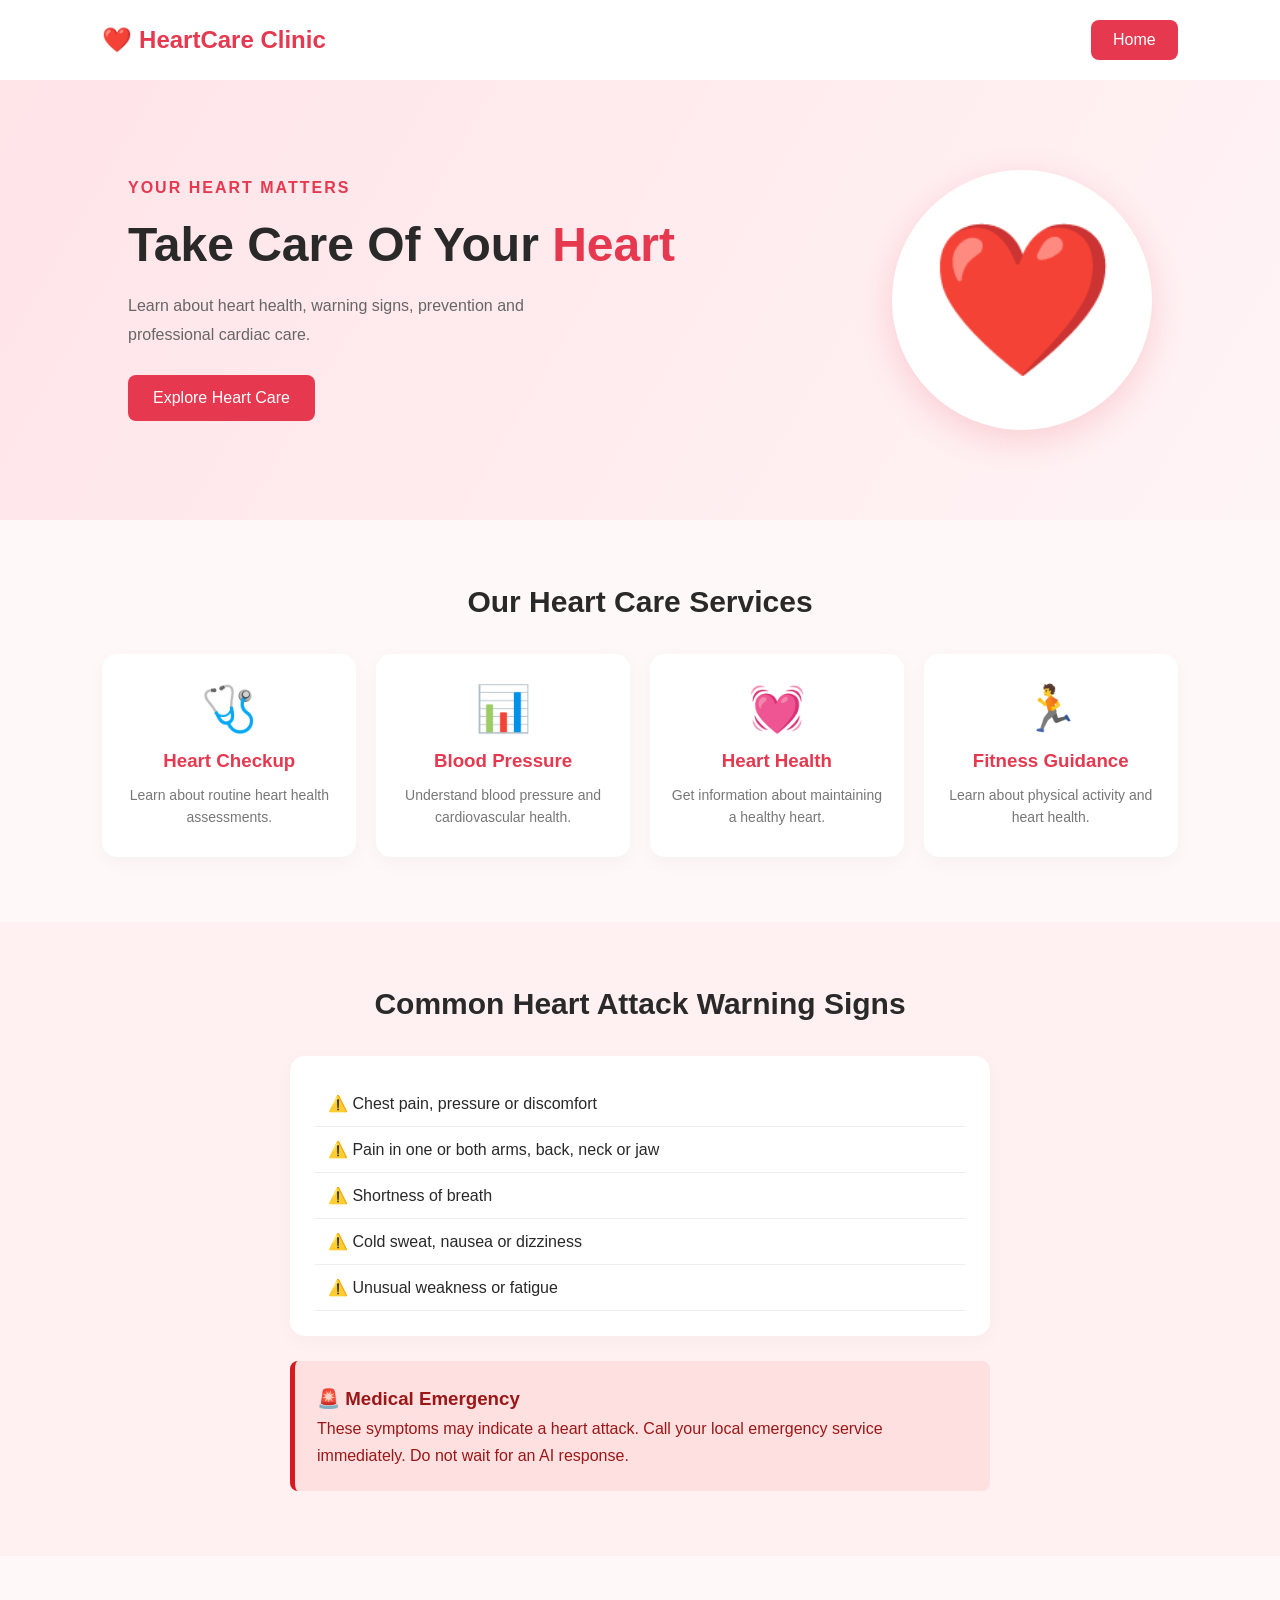
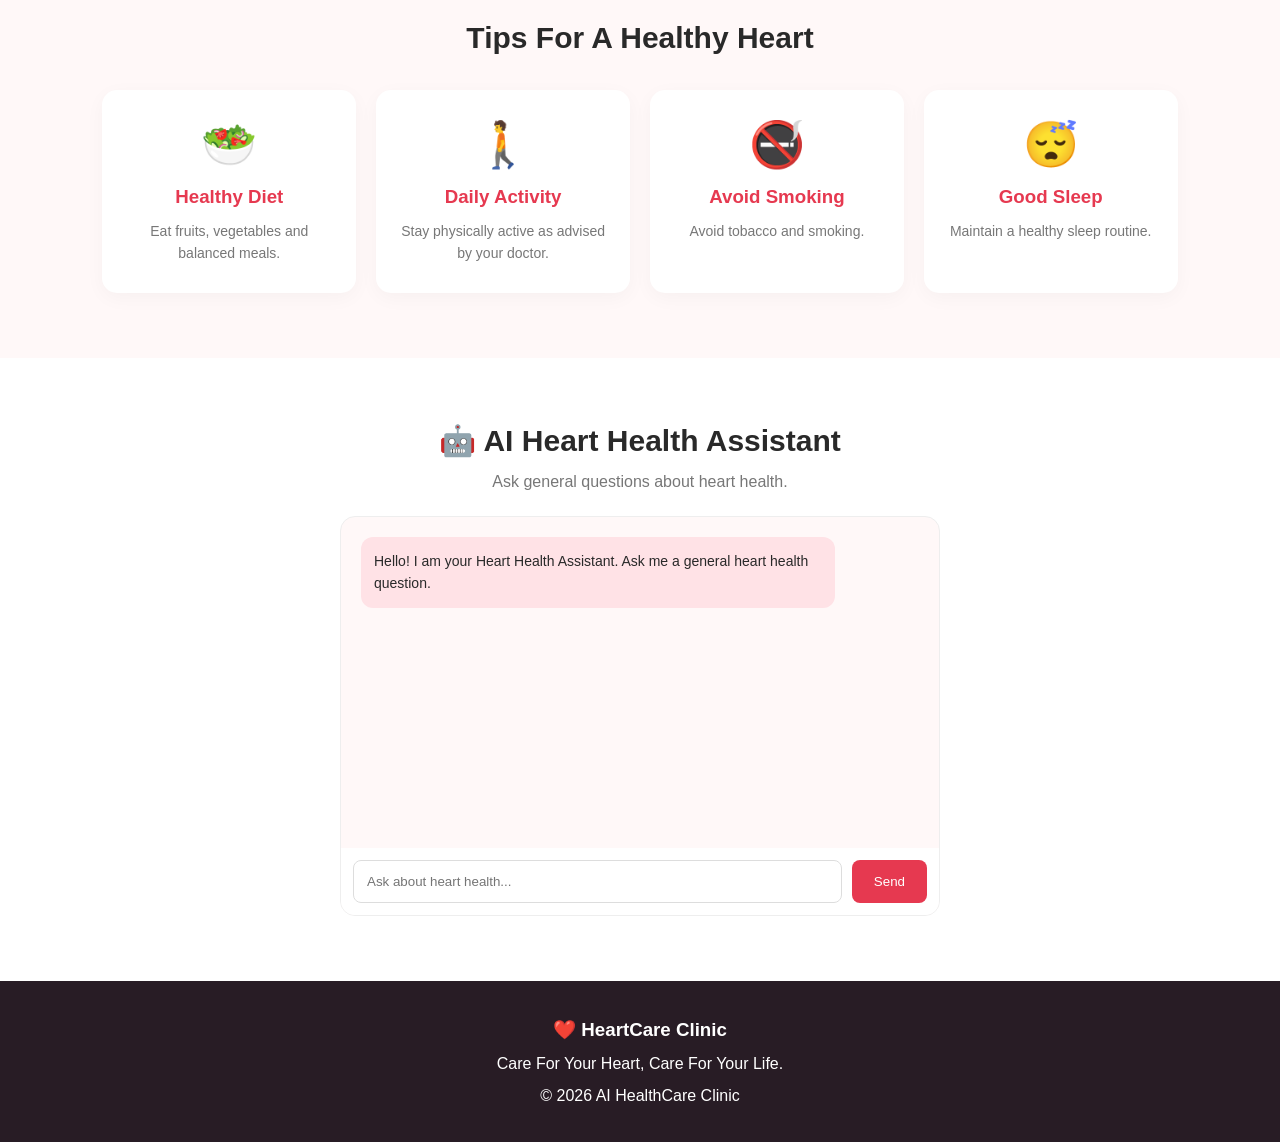
<file: heart.html>
<!DOCTYPE html>
<html lang="en">
<head>
    <meta charset="UTF-8">
    <meta name="viewport" content="width=device-width, initial-scale=1.0">
    <title>Heart Care | AI HealthCare</title>
    <link rel="stylesheet" href="heart.css">
</head>
<body>

<header>
    <h2>❤️ HeartCare Clinic</h2>
    <a href="index.html">Home</a>
</header>

<section class="hero">
    <div>
        <span>YOUR HEART MATTERS</span>
        <h1>Take Care Of Your <strong>Heart</strong></h1>
        <p>
            Learn about heart health, warning signs,
            prevention and professional cardiac care.
        </p>
        <a href="#services" class="btn">Explore Heart Care</a>
    </div>

    <div class="heart-image">❤️</div>
</section>

<section class="services" id="services">
    <h2>Our Heart Care Services</h2>

    <div class="cards">
        <div class="card">
            <div>🩺</div>
            <h3>Heart Checkup</h3>
            <p>Learn about routine heart health assessments.</p>
        </div>

        <div class="card">
            <div>📊</div>
            <h3>Blood Pressure</h3>
            <p>Understand blood pressure and cardiovascular health.</p>
        </div>

        <div class="card">
            <div>💓</div>
            <h3>Heart Health</h3>
            <p>Get information about maintaining a healthy heart.</p>
        </div>

        <div class="card">
            <div>🏃</div>
            <h3>Fitness Guidance</h3>
            <p>Learn about physical activity and heart health.</p>
        </div>
    </div>
</section>

<section class="symptoms">
    <h2>Common Heart Attack Warning Signs</h2>

    <div class="symptom-box">
        <p>⚠️ Chest pain, pressure or discomfort</p>
        <p>⚠️ Pain in one or both arms, back, neck or jaw</p>
        <p>⚠️ Shortness of breath</p>
        <p>⚠️ Cold sweat, nausea or dizziness</p>
        <p>⚠️ Unusual weakness or fatigue</p>
    </div>

    <div class="emergency">
        <h3>🚨 Medical Emergency</h3>
        <p>
            These symptoms may indicate a heart attack.
            Call your local emergency service immediately.
            Do not wait for an AI response.
        </p>
    </div>
</section>

<section class="tips">
    <h2>Tips For A Healthy Heart</h2>

    <div class="cards">
        <div class="card">
            <div>🥗</div>
            <h3>Healthy Diet</h3>
            <p>Eat fruits, vegetables and balanced meals.</p>
        </div>

        <div class="card">
            <div>🚶</div>
            <h3>Daily Activity</h3>
            <p>Stay physically active as advised by your doctor.</p>
        </div>

        <div class="card">
            <div>🚭</div>
            <h3>Avoid Smoking</h3>
            <p>Avoid tobacco and smoking.</p>
        </div>

        <div class="card">
            <div>😴</div>
            <h3>Good Sleep</h3>
            <p>Maintain a healthy sleep routine.</p>
        </div>
    </div>
</section>

<!-- AI Heart Assistant -->

<section class="ai-section">
    <h2>🤖 AI Heart Health Assistant</h2>
    <p>Ask general questions about heart health.</p>

    <div class="chat-container">

        <div class="chat-area" id="chatArea">
            <div class="bot">
                Hello! I am your Heart Health Assistant.
                Ask me a general heart health question.
            </div>
        </div>

        <div class="chat-input">
            <input
                type="text"
                id="question"
                placeholder="Ask about heart health..."
            >
            <button onclick="askHeartAI()">Send</button>
        </div>

    </div>
</section>

<footer>
    <h3>❤️ HeartCare Clinic</h3>
    <p>Care For Your Heart, Care For Your Life.</p>
    <p>© 2026 AI HealthCare Clinic</p>
</footer>

<script src="heart.js"></script>
</body>
</html>

    
</body>
</html>
</file>
<file: heart.css>
* {
    margin: 0;
    padding: 0;
    box-sizing: border-box;
    font-family: Arial, sans-serif;
}

html {
    scroll-behavior: smooth;
}

body {
    background: #fff8f8;
    color: #292929;
}

header {
    background: white;
    padding: 20px 8%;
    display: flex;
    justify-content: space-between;
    align-items: center;
    box-shadow: 0 3px 15px #00000010;
}

header h2 {
    color: #e63950;
}

header a {
    text-decoration: none;
    background: #e63950;
    color: white;
    padding: 11px 22px;
    border-radius: 8px;
}

/* Hero */

.hero {
    min-height: 440px;
    padding: 65px 10%;
    display: flex;
    justify-content: space-between;
    align-items: center;
    background: linear-gradient(120deg, #ffe4e8, #fff4f5);
    gap: 30px;
}

.hero span {
    color: #e63950;
    font-weight: bold;
    letter-spacing: 2px;
}

.hero h1 {
    font-size: 48px;
    margin: 20px 0;
}

.hero strong {
    color: #e63950;
}

.hero p {
    color: #666;
    line-height: 1.8;
    max-width: 480px;
    margin-bottom: 25px;
}

.btn {
    display: inline-block;
    text-decoration: none;
    background: #e63950;
    color: white;
    padding: 14px 25px;
    border-radius: 8px;
}

.heart-image {
    font-size: 150px;
    background: white;
    width: 260px;
    height: 260px;
    display: grid;
    place-items: center;
    border-radius: 50%;
    box-shadow: 0 10px 35px #e6395030;
    animation: heartbeat 1.5s infinite;
}

@keyframes heartbeat {
    0%, 100% {
        transform: scale(1);
    }
    50% {
        transform: scale(1.08);
    }
}

/* Sections */

section:not(.hero) {
    padding: 65px 8%;
}

section h2 {
    text-align: center;
    font-size: 30px;
    margin-bottom: 35px;
}

/* Cards */

.cards {
    display: grid;
    grid-template-columns: repeat(4, 1fr);
    gap: 20px;
}

.card {
    background: white;
    padding: 28px 18px;
    border-radius: 15px;
    text-align: center;
    box-shadow: 0 5px 20px #00000009;
    transition: 0.3s;
}

.card:hover {
    transform: translateY(-7px);
    box-shadow: 0 10px 25px #e6395020;
}

.card div {
    font-size: 45px;
    margin-bottom: 15px;
}

.card h3 {
    margin-bottom: 12px;
    color: #e63950;
}

.card p {
    color: #777;
    line-height: 1.6;
    font-size: 14px;
}

/* Symptoms */

.symptoms {
    background: #fff0f1;
}

.symptom-box {
    max-width: 700px;
    margin: auto;
    background: white;
    padding: 25px;
    border-radius: 15px;
    box-shadow: 0 5px 20px #00000008;
}

.symptom-box p {
    padding: 13px;
    border-bottom: 1px solid #eee;
}

.emergency {
    max-width: 700px;
    margin: 25px auto 0;
    background: #ffe0e0;
    border-left: 5px solid #d71920;
    padding: 22px;
    border-radius: 8px;
    color: #9b1717;
    line-height: 1.7;
}

/* AI Chat */

.ai-section {
    background: white;
    text-align: center;
}

.ai-section > p {
    color: #777;
    margin-top: -20px;
    margin-bottom: 25px;
}

.chat-container {
    max-width: 600px;
    height: 400px;
    background: #fff8f8;
    border: 1px solid #eee;
    border-radius: 15px;
    margin: auto;
    display: flex;
    flex-direction: column;
    overflow: hidden;
}

.chat-area {
    flex: 1;
    padding: 20px;
    display: flex;
    flex-direction: column;
    gap: 15px;
    overflow-y: auto;
    text-align: left;
}

.bot, .user {
    padding: 13px;
    max-width: 85%;
    border-radius: 12px;
    font-size: 14px;
    line-height: 1.6;
}

.bot {
    background: #ffe2e6;
    align-self: flex-start;
}

.user {
    background: #e63950;
    color: white;
    align-self: flex-end;
}

.chat-input {
    display: flex;
    padding: 12px;
    gap: 10px;
    background: white;
}

.chat-input input {
    flex: 1;
    min-width: 0;
    padding: 13px;
    border: 1px solid #ddd;
    border-radius: 8px;
}

.chat-input button {
    background: #e63950;
    color: white;
    padding: 12px 22px;
    border: none;
    border-radius: 8px;
    cursor: pointer;
}

/* Footer */

footer {
    background: #281c25;
    color: white;
    text-align: center;
    padding: 30px;
    line-height: 2;
}

/* Responsive */

@media(max-width: 800px) {
    .cards {
        grid-template-columns: repeat(2, 1fr);
    }

    .hero {
        flex-direction: column;
        text-align: center;
    }

    .hero p {
        margin-left: auto;
        margin-right: auto;
    }
}

@media(max-width: 500px) {
    .cards {
        grid-template-columns: 1fr;
    }

    .hero h1 {
        font-size: 34px;
    }

    .heart-image {
        width: 200px;
        height: 200px;
        font-size: 110px;
    }

    header {
        padding: 18px 4%;
    }

    header h2 {
        font-size: 18px;
    }

    section:not(.hero) {
        padding: 45px 5%;
    }
}
</file>
